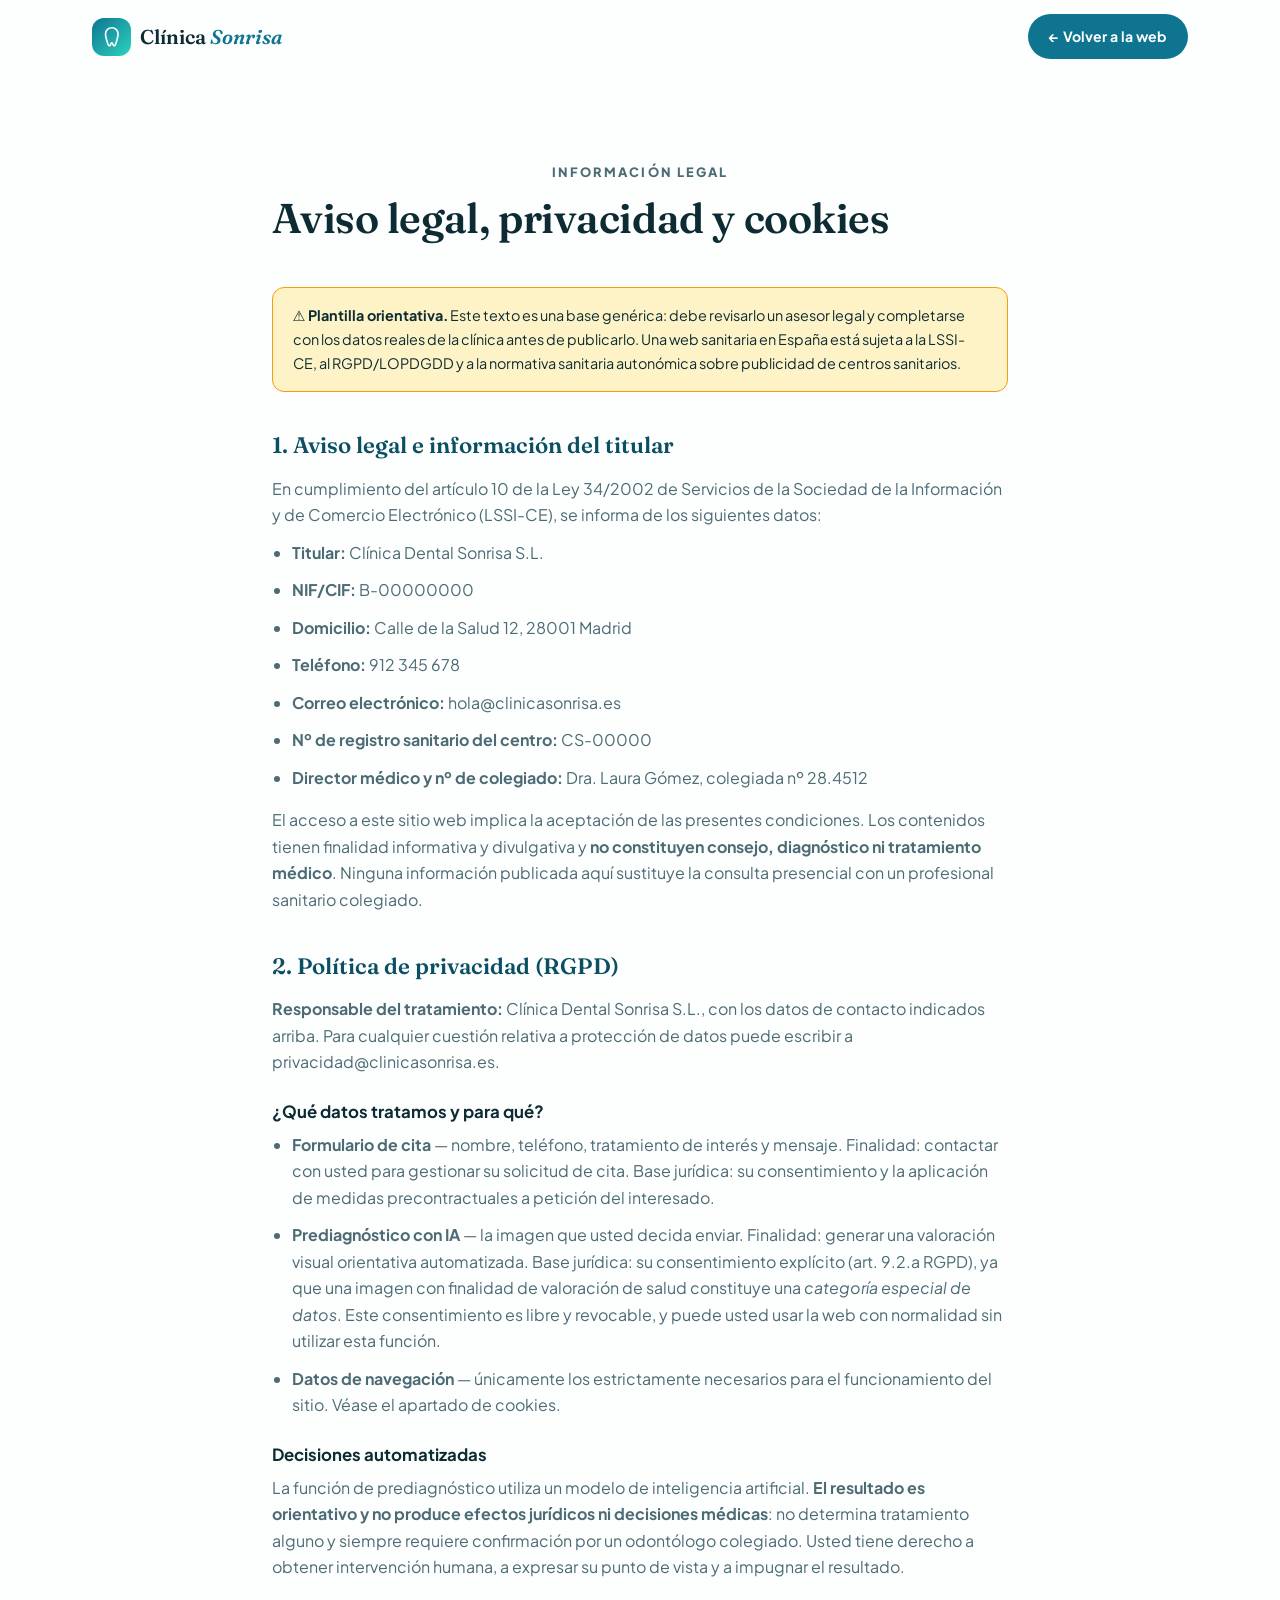
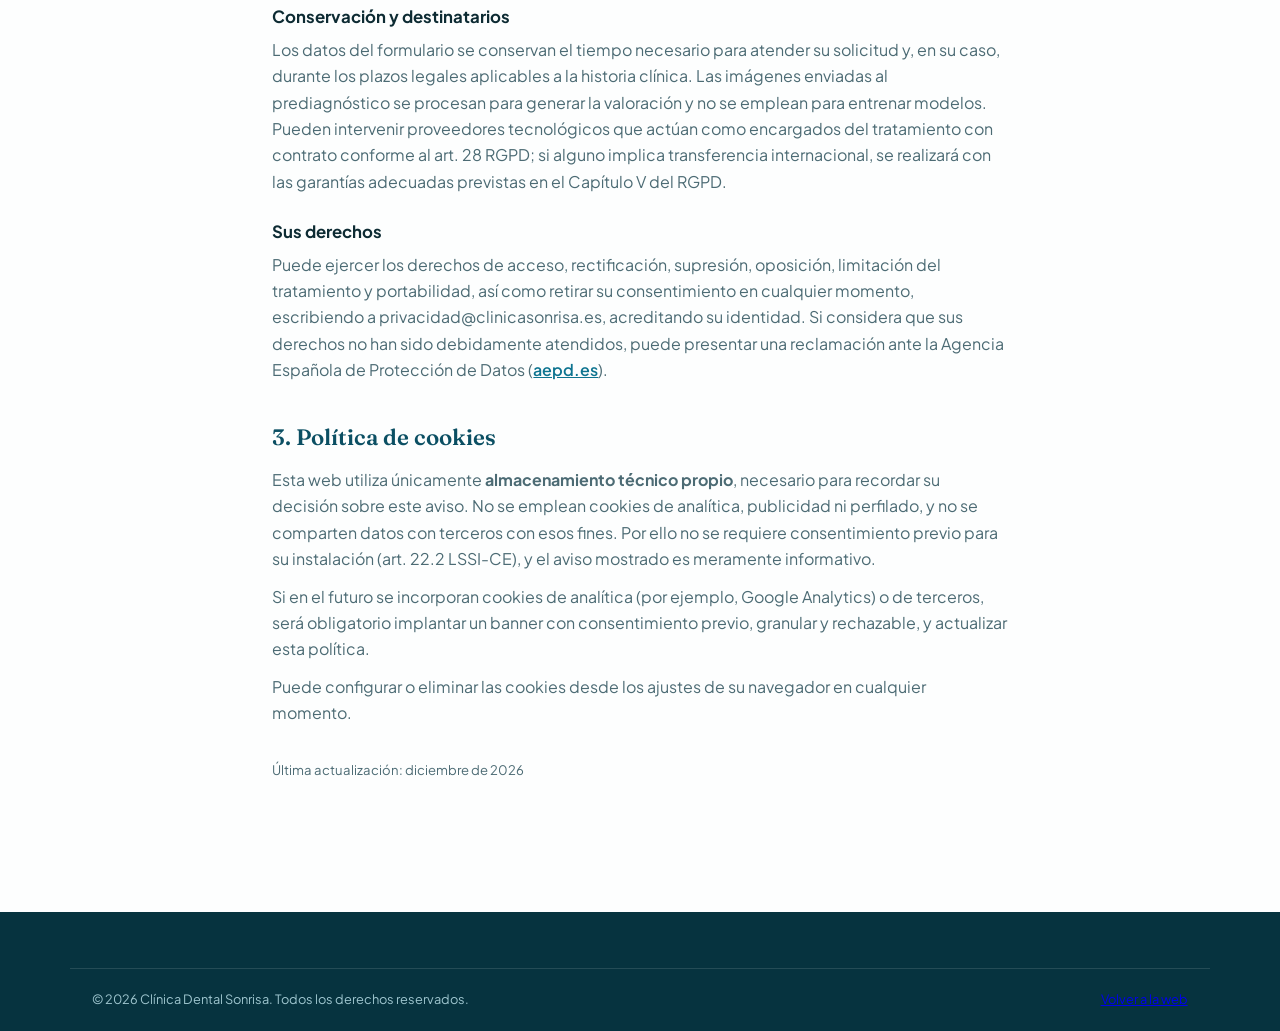
<file: legal.html>
<!DOCTYPE html>
<html lang="es">
<head>
  <meta charset="UTF-8">
  <meta name="viewport" content="width=device-width, initial-scale=1.0">
  <meta name="robots" content="noindex">
  <title>Aviso legal, privacidad y cookies | Clínica Dental Sonrisa</title>
  <link rel="preconnect" href="https://fonts.googleapis.com">
  <link rel="preconnect" href="https://fonts.gstatic.com" crossorigin>
  <link href="https://fonts.googleapis.com/css2?family=Fraunces:opsz,wght@9..144,600&family=Plus+Jakarta+Sans:wght@400;600;700&display=swap" rel="stylesheet">
  <link rel="stylesheet" href="styles.css">
</head>
<body>

  <header class="header">
    <nav class="container nav">
      <a href="index.html" class="nav__logo">
        <span class="nav__logo-mark">
          <svg viewBox="0 0 24 24" fill="none" aria-hidden="true"><path d="M12 2C8.5 2 5 4.5 5 9c0 3 1 5.5 1.8 8.2.5 1.8 1 4.8 2.5 4.8 1.7 0 1.3-3.4 2.7-3.4s1 3.4 2.7 3.4c1.5 0 2-3 2.5-4.8C18 14.5 19 12 19 9c0-4.5-3.5-7-7-7Z" stroke="currentColor" stroke-width="1.8" stroke-linejoin="round"/></svg>
        </span>
        <span class="nav__logo-text">Clínica <em data-campo="nombre-corto">Sonrisa</em></span>
      </a>
      <a href="index.html" class="btn btn--primary btn--small">← Volver a la web</a>
    </nav>
  </header>

  <main class="section">
    <div class="container container--narrow legal">
      <p class="kicker">Información legal</p>
      <h1 class="section__title">Aviso legal, privacidad y cookies</h1>

      <div class="legal__aviso">
        <strong>⚠️ Plantilla orientativa.</strong> Este texto es una base genérica: debe revisarlo un asesor legal y
        completarse con los datos reales de la clínica antes de publicarlo. Una web sanitaria en España está sujeta a la
        LSSI-CE, al RGPD/LOPDGDD y a la normativa sanitaria autonómica sobre publicidad de centros sanitarios.
      </div>

      <h2>1. Aviso legal e información del titular</h2>
      <p>En cumplimiento del artículo 10 de la Ley 34/2002 de Servicios de la Sociedad de la Información y de Comercio
        Electrónico (LSSI-CE), se informa de los siguientes datos:</p>
      <ul>
        <li><strong>Titular:</strong> <span data-campo="razon-social">Clínica Dental Sonrisa S.L.</span></li>
        <li><strong>NIF/CIF:</strong> <span data-campo="cif">B-00000000</span></li>
        <li><strong>Domicilio:</strong> <span data-campo="calle">Calle de la Salud 12</span>, <span data-campo="ciudad-cp">28001 Madrid</span></li>
        <li><strong>Teléfono:</strong> <span data-campo="telefono">912 345 678</span></li>
        <li><strong>Correo electrónico:</strong> <span data-campo="email">hola@clinicasonrisa.es</span></li>
        <li><strong>Nº de registro sanitario del centro:</strong> <span data-campo="registro-sanitario">CS-00000</span></li>
        <li><strong>Director médico y nº de colegiado:</strong> Dra. Laura Gómez, colegiada nº <span data-campo="colegiado">28.4512</span></li>
      </ul>
      <p>El acceso a este sitio web implica la aceptación de las presentes condiciones. Los contenidos tienen finalidad
        informativa y divulgativa y <strong>no constituyen consejo, diagnóstico ni tratamiento médico</strong>. Ninguna
        información publicada aquí sustituye la consulta presencial con un profesional sanitario colegiado.</p>

      <h2>2. Política de privacidad (RGPD)</h2>
      <p><strong>Responsable del tratamiento:</strong> <span data-campo="razon-social">Clínica Dental Sonrisa S.L.</span>,
        con los datos de contacto indicados arriba. Para cualquier cuestión relativa a protección de datos puede escribir a
        <span data-campo="email-privacidad">privacidad@clinicasonrisa.es</span>.</p>

      <h3>¿Qué datos tratamos y para qué?</h3>
      <ul>
        <li><strong>Formulario de cita</strong> — nombre, teléfono, tratamiento de interés y mensaje. Finalidad: contactar
          con usted para gestionar su solicitud de cita. Base jurídica: su consentimiento y la aplicación de medidas
          precontractuales a petición del interesado.</li>
        <li><strong>Prediagnóstico con IA</strong> — la imagen que usted decida enviar. Finalidad: generar una valoración
          visual orientativa automatizada. Base jurídica: su consentimiento explícito (art. 9.2.a RGPD), ya que una
          imagen con finalidad de valoración de salud constituye una <em>categoría especial de datos</em>. Este
          consentimiento es libre y revocable, y puede usted usar la web con normalidad sin utilizar esta función.</li>
        <li><strong>Datos de navegación</strong> — únicamente los estrictamente necesarios para el funcionamiento del
          sitio. Véase el apartado de cookies.</li>
      </ul>

      <h3>Decisiones automatizadas</h3>
      <p>La función de prediagnóstico utiliza un modelo de inteligencia artificial. <strong>El resultado es orientativo
        y no produce efectos jurídicos ni decisiones médicas</strong>: no determina tratamiento alguno y siempre requiere
        confirmación por un odontólogo colegiado. Usted tiene derecho a obtener intervención humana, a expresar su punto
        de vista y a impugnar el resultado.</p>

      <h3>Conservación y destinatarios</h3>
      <p>Los datos del formulario se conservan el tiempo necesario para atender su solicitud y, en su caso, durante los
        plazos legales aplicables a la historia clínica. Las imágenes enviadas al prediagnóstico se procesan para generar
        la valoración y no se emplean para entrenar modelos. Pueden intervenir proveedores tecnológicos que actúan como
        encargados del tratamiento con contrato conforme al art. 28 RGPD; si alguno implica transferencia internacional,
        se realizará con las garantías adecuadas previstas en el Capítulo V del RGPD.</p>

      <h3>Sus derechos</h3>
      <p>Puede ejercer los derechos de acceso, rectificación, supresión, oposición, limitación del tratamiento y
        portabilidad, así como retirar su consentimiento en cualquier momento, escribiendo a
        <span data-campo="email-privacidad">privacidad@clinicasonrisa.es</span>, acreditando su identidad. Si considera
        que sus derechos no han sido debidamente atendidos, puede presentar una reclamación ante la Agencia Española de
        Protección de Datos (<a href="https://www.aepd.es" target="_blank" rel="noopener">aepd.es</a>).</p>

      <h2>3. Política de cookies</h2>
      <p>Esta web utiliza únicamente <strong>almacenamiento técnico propio</strong>, necesario para recordar su decisión
        sobre este aviso. No se emplean cookies de analítica, publicidad ni perfilado, y no se comparten datos con
        terceros con esos fines. Por ello no se requiere consentimiento previo para su instalación (art. 22.2 LSSI-CE),
        y el aviso mostrado es meramente informativo.</p>
      <p>Si en el futuro se incorporan cookies de analítica (por ejemplo, Google Analytics) o de terceros, será
        obligatorio implantar un banner con consentimiento previo, granular y rechazable, y actualizar esta política.</p>
      <p>Puede configurar o eliminar las cookies desde los ajustes de su navegador en cualquier momento.</p>

      <p class="legal__fecha">Última actualización: <span id="legalFecha"></span></p>
    </div>
  </main>

  <footer class="footer">
    <div class="container footer__bottom">
      <p>© <span id="year"></span> <span data-campo="nombre">Clínica Dental Sonrisa</span>. Todos los derechos reservados.</p>
      <p><a href="index.html">Volver a la web</a></p>
    </div>
  </footer>

  <script src="config.js"></script>
  <script>
    document.getElementById('year').textContent = new Date().getFullYear();
    document.getElementById('legalFecha').textContent =
      new Date().toLocaleDateString('es-ES', { year: 'numeric', month: 'long' });
  </script>
</body>
</html>
</file>
<file: styles.css>
/* ===== Sistema de diseño ===== */
:root {
  --ink: #0d2b33;
  --ink-soft: #4c6b74;
  --primary: #0e7490;
  --primary-dark: #0b4f63;
  --deep: #06333f;
  --accent: #2dd4bf;
  --gold: #f0b429;
  --bg: #fdfefe;
  --bg-alt: #eef7f9;
  --line: #dbeaee;
  --radius: 18px;
  --shadow: 0 10px 30px rgba(11, 79, 99, 0.10);
  --shadow-lg: 0 24px 60px rgba(11, 79, 99, 0.16);
  --font-display: "Fraunces", Georgia, serif;
  --font-body: "Plus Jakarta Sans", "Segoe UI", system-ui, sans-serif;
}

* { margin: 0; padding: 0; box-sizing: border-box; }
html { scroll-behavior: smooth; }

body {
  font-family: var(--font-body);
  color: var(--ink);
  background: var(--bg);
  line-height: 1.65;
  -webkit-font-smoothing: antialiased;
}

.container { max-width: 1140px; margin: 0 auto; padding: 0 1.4rem; }
.container--narrow { max-width: 780px; }
img { max-width: 100%; }

/* Tipografía de secciones */
.kicker {
  font-size: 0.8rem;
  font-weight: 800;
  letter-spacing: 0.16em;
  text-transform: uppercase;
  color: var(--primary);
  margin-bottom: 0.75rem;
  text-align: center;
}
.kicker--light { color: var(--accent); text-align: left; }

.section__title {
  font-family: var(--font-display);
  font-size: clamp(1.8rem, 3.6vw, 2.6rem);
  font-weight: 600;
  line-height: 1.18;
  text-align: center;
  margin-bottom: 2.75rem;
  letter-spacing: -0.01em;
}
.section__title--left { text-align: left; }
.section__title em { font-style: italic; color: var(--primary); }

/* Animación de entrada */
.reveal { opacity: 0; transform: translateY(22px); transition: opacity 0.7s ease, transform 0.7s ease; }
.reveal.in { opacity: 1; transform: none; }
@media (prefers-reduced-motion: reduce) {
  .reveal { opacity: 1; transform: none; transition: none; }
}

/* ===== Botones ===== */
.btn {
  display: inline-block;
  padding: 0.85rem 1.7rem;
  border-radius: 999px;
  text-decoration: none;
  font-weight: 700;
  font-size: 0.98rem;
  border: 2px solid transparent;
  cursor: pointer;
  transition: transform 0.16s ease, box-shadow 0.16s ease, background 0.16s ease, color 0.16s ease;
}
.btn--primary { background: var(--primary); color: #fff; }
.btn--primary:hover { background: var(--primary-dark); transform: translateY(-2px); box-shadow: var(--shadow); }
.btn--light { background: #fff; color: var(--primary-dark); }
.btn--light:hover { transform: translateY(-2px); box-shadow: 0 12px 30px rgba(0, 0, 0, 0.25); }
.btn--ghost { border-color: rgba(255, 255, 255, 0.45); color: #fff; }
.btn--ghost:hover { background: rgba(255, 255, 255, 0.12); }
.btn--small { padding: 0.55rem 1.2rem; font-size: 0.88rem; }
.btn--full { width: 100%; text-align: center; }

/* ===== Cabecera ===== */
.header {
  position: sticky;
  top: 0;
  z-index: 60;
  background: rgba(253, 254, 254, 0.85);
  backdrop-filter: blur(12px);
  transition: box-shadow 0.2s ease;
}
.header.scrolled { box-shadow: 0 2px 20px rgba(11, 79, 99, 0.10); }

.nav { display: flex; align-items: center; justify-content: space-between; padding: 0.9rem 1.4rem; }
.nav__logo { display: flex; align-items: center; gap: 0.6rem; text-decoration: none; color: var(--ink); }
.nav__logo-mark {
  display: grid;
  place-items: center;
  width: 2.4rem;
  height: 2.4rem;
  border-radius: 12px;
  background: linear-gradient(135deg, var(--primary), var(--accent));
  color: #fff;
}
.nav__logo-mark svg { width: 1.35rem; height: 1.35rem; }
.nav__logo-text { font-family: var(--font-display); font-size: 1.25rem; font-weight: 600; }
.nav__logo-text em { color: var(--primary); }

.nav__toggle { display: none; flex-direction: column; gap: 5px; background: none; border: none; cursor: pointer; padding: 6px; }
.nav__toggle span { width: 24px; height: 2.5px; background: var(--ink); border-radius: 2px; }

.nav__menu { display: flex; align-items: center; gap: 1.7rem; list-style: none; }
.nav__menu a:not(.btn) {
  text-decoration: none;
  color: var(--ink);
  font-weight: 600;
  font-size: 0.95rem;
}
.nav__menu a:not(.btn):hover { color: var(--primary); }

/* ===== Hero ===== */
.hero {
  position: relative;
  overflow: hidden;
  background:
    radial-gradient(60rem 30rem at 85% -10%, rgba(45, 212, 191, 0.20), transparent 60%),
    linear-gradient(150deg, var(--deep) 0%, var(--primary-dark) 55%, var(--primary) 120%);
  color: #fff;
  padding: 5.5rem 0 6.5rem;
}
.hero__glow { position: absolute; border-radius: 50%; filter: blur(80px); opacity: 0.35; pointer-events: none; }
.hero__glow--1 { width: 30rem; height: 30rem; background: var(--accent); top: -12rem; right: -8rem; }
.hero__glow--2 { width: 22rem; height: 22rem; background: #38bdf8; bottom: -10rem; left: -6rem; }

.hero__inner { position: relative; display: grid; grid-template-columns: 1.25fr 1fr; gap: 4rem; align-items: center; }
.hero h1 {
  font-family: var(--font-display);
  font-size: clamp(2.3rem, 5vw, 3.6rem);
  font-weight: 600;
  line-height: 1.12;
  letter-spacing: -0.015em;
}
.hero h1 em { font-style: italic; color: var(--accent); }
.hero__lead { margin: 1.4rem 0 2rem; font-size: 1.12rem; color: #c8e6ec; max-width: 32rem; }
.hero__actions { display: flex; gap: 1rem; flex-wrap: wrap; }

.hero__trust { display: flex; align-items: center; gap: 1rem; margin-top: 2.3rem; font-size: 0.92rem; color: #c8e6ec; }
.hero__trust strong { color: #fff; }
.hero__avatars { display: flex; }
.hero__avatars span {
  display: grid;
  place-items: center;
  width: 2.4rem;
  height: 2.4rem;
  border-radius: 50%;
  background: linear-gradient(135deg, #164e5f, #0e7490);
  border: 2px solid rgba(255, 255, 255, 0.7);
  font-size: 0.72rem;
  font-weight: 700;
  margin-left: -0.55rem;
}
.hero__avatars span:first-child { margin-left: 0; }
.stars { color: var(--gold); letter-spacing: 0.1em; }

.hero__panel { position: relative; }
.hero__card {
  background: rgba(255, 255, 255, 0.96);
  color: var(--ink);
  border-radius: var(--radius);
  padding: 1.9rem;
  box-shadow: var(--shadow-lg);
}
.hero__card-title { font-family: var(--font-display); font-size: 1.35rem; font-weight: 600; }
.hero__card-sub { color: var(--ink-soft); font-size: 0.9rem; margin-bottom: 1rem; }
.hero__card-list { list-style: none; margin-bottom: 1.2rem; }
.hero__card-list li { padding-left: 1.6rem; position: relative; font-size: 0.95rem; margin-bottom: 0.45rem; }
.hero__card-list li::before { content: "✓"; position: absolute; left: 0; color: var(--accent); font-weight: 800; }
.hero__card-price { margin-bottom: 1.1rem; font-size: 1.05rem; }
.hero__card-price s { color: var(--ink-soft); }
.hero__card-price strong { font-size: 1.5rem; color: var(--primary); margin: 0 0.3rem; }
.hero__card-price span { font-size: 0.85rem; color: var(--ink-soft); }

.hero__chip {
  position: absolute;
  background: rgba(255, 255, 255, 0.92);
  color: var(--ink);
  border-radius: 999px;
  padding: 0.55rem 1.1rem;
  font-size: 0.82rem;
  font-weight: 600;
  box-shadow: var(--shadow);
  animation: float 5s ease-in-out infinite;
}
.hero__chip strong { color: var(--primary); margin-right: 0.3rem; }
.hero__chip--1 { top: -1.4rem; left: -1.8rem; }
.hero__chip--2 { bottom: -1.2rem; right: -1rem; animation-delay: 2.5s; }
@keyframes float { 0%, 100% { transform: translateY(0); } 50% { transform: translateY(-9px); } }

/* ===== Franja de confianza ===== */
.trustbar { background: var(--deep); color: #9fc6cf; padding: 0.9rem 0; }
.trustbar__inner {
  display: flex;
  gap: 2.5rem;
  justify-content: center;
  flex-wrap: wrap;
  font-size: 0.82rem;
  font-weight: 600;
  letter-spacing: 0.04em;
}

/* ===== Secciones ===== */
.section { padding: 5.5rem 0; }
.section--alt { background: var(--bg-alt); }

/* ===== Tarjetas ===== */
.grid { display: grid; gap: 1.6rem; }
.grid--3 { grid-template-columns: repeat(3, 1fr); }

.card {
  background: #fff;
  border: 1px solid var(--line);
  border-radius: var(--radius);
  padding: 1.9rem;
  box-shadow: 0 4px 16px rgba(11, 79, 99, 0.05);
  transition: transform 0.18s ease, box-shadow 0.18s ease;
}
.card:hover { transform: translateY(-5px); box-shadow: var(--shadow); }
.card h3 { font-family: var(--font-display); font-weight: 600; font-size: 1.22rem; margin-bottom: 0.5rem; }
.card p { color: var(--ink-soft); font-size: 0.95rem; }

.card__icon {
  display: grid;
  place-items: center;
  width: 3.1rem;
  height: 3.1rem;
  border-radius: 14px;
  background: linear-gradient(135deg, rgba(14, 116, 144, 0.12), rgba(45, 212, 191, 0.18));
  color: var(--primary);
  margin-bottom: 1.1rem;
}
.card__icon svg { width: 1.6rem; height: 1.6rem; }

.card__link {
  display: inline-block;
  margin-top: 1rem;
  color: var(--primary);
  font-weight: 700;
  font-size: 0.92rem;
  text-decoration: none;
}
.card__link:hover span { transform: translateX(3px); }
.card__link span { display: inline-block; transition: transform 0.15s ease; }

.card--team { text-align: center; }
.card__ring {
  width: 5.2rem;
  height: 5.2rem;
  margin: 0 auto 1rem;
  border-radius: 50%;
  padding: 4px;
  background: linear-gradient(135deg, var(--primary), var(--accent));
}
.card__ring span {
  display: grid;
  place-items: center;
  width: 100%;
  height: 100%;
  border-radius: 50%;
  background: var(--bg-alt);
  color: var(--primary-dark);
  font-weight: 800;
  font-size: 1.3rem;
  font-family: var(--font-display);
}
.card__role { color: var(--primary) !important; font-weight: 700; font-size: 0.88rem !important; margin-bottom: 0.5rem; }

.card--quote p:not(.stars) { color: var(--ink); font-size: 0.98rem; }
.card--quote .stars { margin-bottom: 0.7rem; font-size: 0.9rem; }
.card--quote footer {
  margin-top: 1.1rem;
  font-weight: 700;
  font-size: 0.9rem;
  color: var(--ink);
  display: flex;
  align-items: center;
  gap: 0.6rem;
}
.card__mini-ring {
  display: grid;
  place-items: center;
  width: 2.1rem;
  height: 2.1rem;
  border-radius: 50%;
  background: linear-gradient(135deg, var(--primary), var(--accent));
  color: #fff;
  font-size: 0.7rem;
  font-weight: 800;
}

.card--contact { text-align: center; }
.card--contact a { color: var(--primary); text-decoration: none; font-weight: 600; }
.card--contact a:hover { text-decoration: underline; }
.card__extra { font-size: 0.85rem !important; margin-top: 0.6rem; }

/* ===== Split tecnología ===== */
.split { display: grid; grid-template-columns: 1.1fr 1fr; gap: 4rem; align-items: center; }
.split__text .kicker { text-align: left; }
.split__lead { color: var(--ink-soft); margin-bottom: 1.5rem; max-width: 30rem; }
.checklist { list-style: none; margin-bottom: 2rem; display: grid; gap: 0.8rem; }
.checklist li { padding-left: 2rem; position: relative; font-size: 0.98rem; color: var(--ink-soft); }
.checklist li strong { color: var(--ink); }
.checklist li::before {
  content: "✓";
  position: absolute;
  left: 0;
  top: 0.05rem;
  width: 1.35rem;
  height: 1.35rem;
  border-radius: 50%;
  background: rgba(45, 212, 191, 0.18);
  color: var(--primary);
  font-weight: 800;
  font-size: 0.8rem;
  display: grid;
  place-items: center;
}

.split__visual { position: relative; min-height: 22rem; }
.visual__card {
  background: #fff;
  border-radius: var(--radius);
  box-shadow: var(--shadow-lg);
  padding: 1.4rem;
}
.visual__card--main { position: relative; z-index: 1; }
.visual__card--main p { font-size: 0.85rem; color: var(--ink-soft); margin: 0.9rem 0 0.6rem; font-weight: 600; }
.visual__scan {
  height: 12rem;
  border-radius: 12px;
  background:
    repeating-linear-gradient(0deg, transparent 0 14px, rgba(45, 212, 191, 0.14) 14px 15px),
    repeating-linear-gradient(90deg, transparent 0 14px, rgba(45, 212, 191, 0.14) 14px 15px),
    radial-gradient(9rem 5.5rem at 50% 68%, rgba(255, 255, 255, 0.55), transparent 70%),
    linear-gradient(160deg, #06333f, #0b4f63);
  position: relative;
  overflow: hidden;
}
.visual__scan::after {
  content: "";
  position: absolute;
  inset: 0;
  background: linear-gradient(180deg, transparent 0%, rgba(45, 212, 191, 0.35) 50%, transparent 100%);
  height: 40%;
  animation: scan 3.2s linear infinite;
}
@keyframes scan { 0% { top: -40%; } 100% { top: 110%; } }
/* Visor 3D de la arcada */
.visual__scan { perspective: 700px; touch-action: none; cursor: grab; user-select: none; }
.visual__scan:active { cursor: grabbing; }
.scan3d__arch {
  position: absolute;
  left: 50%;
  top: 54%;
  width: 0;
  height: 0;
  transform-style: preserve-3d;
}
.diente {
  position: absolute;
  left: 0;
  top: 0;
  background: linear-gradient(180deg, #ffffff, #d7eef2 70%, #b9dde4);
  border-radius: 45% 45% 50% 50% / 35% 35% 62% 62%;
  box-shadow: 0 2px 6px rgba(0, 0, 0, 0.35), inset 0 -3px 5px rgba(11, 79, 99, 0.18);
  transition: background 0.3s ease, box-shadow 0.3s ease;
}
.diente.scanned {
  background: linear-gradient(180deg, #a7f6ea, #2dd4bf);
  box-shadow: 0 0 14px rgba(45, 212, 191, 0.85);
}
.scan3d__hud {
  position: absolute;
  bottom: 7px;
  left: 0;
  right: 0;
  text-align: center;
  color: #9ff0e4;
  font-size: 0.72rem;
  font-weight: 600;
  letter-spacing: 0.06em;
  pointer-events: none;
}
.scan3d__hud span { font-variant-numeric: tabular-nums; }

.visual__bar { height: 7px; border-radius: 99px; background: var(--bg-alt); overflow: hidden; }
.visual__bar span { display: block; height: 100%; border-radius: 99px; background: linear-gradient(90deg, var(--primary), var(--accent)); }

.visual__card--float1, .visual__card--float2 {
  position: absolute;
  z-index: 2;
  text-align: center;
  font-size: 0.78rem;
  color: var(--ink-soft);
  padding: 0.85rem 1.2rem;
  animation: float 5s ease-in-out infinite;
}
.visual__card--float1 strong, .visual__card--float2 strong { display: block; font-size: 1.25rem; color: var(--primary); font-family: var(--font-display); }
.visual__card--float1 { top: -1.5rem; right: -0.5rem; }
.visual__card--float2 { bottom: -1.5rem; left: -0.5rem; animation-delay: 2s; }

/* ===== Prediagnóstico IA ===== */
.diag__card {
  background: #fff;
  border: 1px solid var(--line);
  border-radius: var(--radius);
  padding: 1.6rem;
  box-shadow: var(--shadow-lg);
  display: grid;
  gap: 1rem;
}
.diag__drop {
  display: grid;
  place-items: center;
  min-height: 13rem;
  border: 2px dashed var(--primary);
  border-radius: 14px;
  background: var(--bg-alt);
  cursor: pointer;
  overflow: hidden;
  transition: background 0.15s ease;
}
.diag__drop:hover { background: #e2f3f6; }
.diag__drop img { max-height: 16rem; width: 100%; object-fit: contain; }
.diag__drop-inner { display: grid; justify-items: center; gap: 0.2rem; text-align: center; color: var(--ink-soft); padding: 1rem; }
.diag__drop-inner strong { color: var(--primary-dark); }
.diag__drop-icon { font-size: 2.2rem; }

.diag__pills { display: flex; gap: 0.6rem; }
.diag__pills label { flex: 1; cursor: pointer; }
.diag__pills input { display: none; }
.diag__pills span {
  display: block;
  text-align: center;
  padding: 0.6rem 0.5rem;
  border: 1.5px solid var(--line);
  border-radius: 12px;
  font-size: 0.85rem;
  font-weight: 700;
  color: var(--ink-soft);
  transition: all 0.15s ease;
}
.diag__pills input:checked + span {
  border-color: var(--primary);
  background: rgba(14, 116, 144, 0.08);
  color: var(--primary-dark);
}

.diag__consent { display: flex; gap: 0.6rem; align-items: flex-start; font-size: 0.8rem; color: var(--ink-soft); cursor: pointer; }
.diag__consent input { margin-top: 0.2rem; accent-color: var(--primary); }

.diag__status { text-align: center; font-size: 0.88rem; font-weight: 600; color: var(--primary-dark); }
.diag__status:not([hidden])::before {
  content: "";
  display: inline-block;
  width: 0.85rem;
  height: 0.85rem;
  margin-right: 0.5rem;
  vertical-align: -0.12rem;
  border: 2.5px solid var(--line);
  border-top-color: var(--primary);
  border-radius: 50%;
  animation: girar-spinner 0.8s linear infinite;
}
@keyframes girar-spinner { to { transform: rotate(360deg); } }

.diag__result {
  background: var(--bg-alt);
  border: 1px solid var(--line);
  border-radius: 12px;
  padding: 1.2rem 1.3rem;
  font-size: 0.92rem;
}
.diag__result h4 { color: var(--primary-dark); margin: 0.6rem 0 0.3rem; }
.diag__result p { margin: 0.45rem 0; color: var(--ink); }
.diag__result li { margin: 0.3rem 0 0.3rem 1.2rem; color: var(--ink); }
.diag__result strong { color: var(--primary-dark); }
.diag__demo {
  background: #fef3c7;
  border: 1px solid #f59e0b;
  border-radius: 10px;
  padding: 0.7rem 0.9rem !important;
  font-size: 0.84rem;
}
.diag__legal { font-size: 0.8rem; color: var(--ink-soft) !important; margin-top: 0.8rem !important; }
.diag__legal a { color: var(--primary); font-weight: 700; }

/* ===== Cifras ===== */
.stats { background: linear-gradient(120deg, var(--deep), var(--primary-dark)); color: #fff; padding: 3.4rem 0; }
.stats__inner { display: grid; grid-template-columns: repeat(4, 1fr); gap: 2rem; text-align: center; }
.stat strong { display: block; font-family: var(--font-display); font-size: clamp(1.9rem, 3.5vw, 2.7rem); font-weight: 600; color: var(--accent); }
.stat span { color: #c8e6ec; font-size: 0.92rem; }

/* ===== FAQ ===== */
.faq { display: grid; gap: 0.9rem; }
.faq details {
  background: #fff;
  border: 1px solid var(--line);
  border-radius: 14px;
  padding: 1.1rem 1.4rem;
  transition: box-shadow 0.15s ease;
}
.faq details[open] { box-shadow: var(--shadow); }
.faq summary {
  cursor: pointer;
  font-weight: 700;
  font-size: 1rem;
  list-style: none;
  position: relative;
  padding-right: 2rem;
}
.faq summary::-webkit-details-marker { display: none; }
.faq summary::after {
  content: "+";
  position: absolute;
  right: 0;
  top: 50%;
  transform: translateY(-50%);
  font-size: 1.4rem;
  color: var(--primary);
  transition: transform 0.2s ease;
}
.faq details[open] summary::after { transform: translateY(-50%) rotate(45deg); }
.faq details p { margin-top: 0.7rem; color: var(--ink-soft); font-size: 0.95rem; }
.faq a { color: var(--primary); font-weight: 600; }

/* ===== Cita ===== */
.section--cta {
  background:
    radial-gradient(50rem 26rem at 15% 0%, rgba(45, 212, 191, 0.18), transparent 55%),
    linear-gradient(140deg, var(--deep), var(--primary-dark) 70%, var(--primary));
  color: #fff;
}
.cita__inner { display: grid; grid-template-columns: 1fr 1fr; gap: 4rem; align-items: center; }
.cita__text h2 { font-family: var(--font-display); font-size: clamp(1.9rem, 3.6vw, 2.7rem); font-weight: 600; line-height: 1.15; margin-bottom: 1.1rem; }
.cita__text p { color: #c8e6ec; max-width: 28rem; }
.cita__list { list-style: none; margin-top: 1.4rem; display: grid; gap: 0.6rem; font-weight: 600; }
.cita__list li { padding-left: 1.7rem; position: relative; }
.cita__list li::before { content: "✓"; position: absolute; left: 0; color: var(--accent); font-weight: 800; }

.form {
  background: #fff;
  border-radius: var(--radius);
  padding: 2.1rem;
  box-shadow: var(--shadow-lg);
  display: grid;
  gap: 1.05rem;
  color: var(--ink);
}
.form label { display: grid; gap: 0.4rem; font-weight: 700; font-size: 0.88rem; }
.form input, .form select, .form textarea {
  padding: 0.75rem 0.95rem;
  border: 1.5px solid var(--line);
  border-radius: 10px;
  font: inherit;
  font-weight: 400;
  background: #fbfdfe;
}
.form input:focus, .form select:focus, .form textarea:focus {
  outline: none;
  border-color: var(--primary);
  box-shadow: 0 0 0 3px rgba(14, 116, 144, 0.14);
}
.form input.error { border-color: #dc2626; }
.form__note { font-size: 0.76rem; color: var(--ink-soft); text-align: center; }
.form__ok { text-align: center; color: #15803d; font-weight: 700; }

/* ===== Pie ===== */
.footer { background: var(--deep); color: #9fc6cf; padding: 3.5rem 0 0; font-size: 0.92rem; }
.footer__grid { display: grid; grid-template-columns: 1.4fr 1fr 1fr; gap: 2.5rem; padding-bottom: 2.5rem; }
.footer__brand { font-family: var(--font-display); font-size: 1.25rem; color: #fff; margin-bottom: 0.6rem; }
.footer__head { color: #fff; font-weight: 700; margin-bottom: 0.7rem; }
.footer__grid a { display: block; color: #9fc6cf; text-decoration: none; margin-bottom: 0.45rem; }
.footer__grid a:hover { color: var(--accent); }
.footer__bottom {
  border-top: 1px solid rgba(255, 255, 255, 0.12);
  padding-top: 1.3rem;
  padding-bottom: 1.3rem;
  display: flex;
  justify-content: space-between;
  flex-wrap: wrap;
  gap: 0.5rem;
  font-size: 0.8rem;
}

/* ===== Mapa ===== */
.mapa { position: relative; margin-top: 2rem; border-radius: var(--radius); overflow: hidden; box-shadow: var(--shadow); }
.mapa iframe { display: block; width: 100%; height: 22rem; border: 0; filter: saturate(0.9); }
.mapa__btn { position: absolute; bottom: 1rem; left: 50%; transform: translateX(-50%); box-shadow: var(--shadow-lg); }

/* Foto opcional del equipo (si el archivo no existe, se ve la inicial) */
.card__ring { position: relative; }
.card__ring img {
  position: absolute;
  inset: 4px;
  width: calc(100% - 8px);
  height: calc(100% - 8px);
  border-radius: 50%;
  object-fit: cover;
}

/* ===== Iconos SVG (sustituyen a los emojis) ===== */
.sprite { display: none; }
.ico {
  width: 1.15em;
  height: 1.15em;
  flex: none;
  vertical-align: -0.2em;
  margin-right: 0.4em;
}
.ico--lg { width: 1.5em; height: 1.5em; }

/* ===== WhatsApp (encima del chat) ===== */
.wa {
  position: fixed;
  bottom: 5.6rem;
  right: 1.25rem;
  z-index: 91;
  display: grid;
  place-items: center;
  width: 3.6rem;
  height: 3.6rem;
  border-radius: 50%;
  background: #25d366;
  color: #fff;
  box-shadow: 0 6px 20px rgba(37, 211, 102, 0.45);
  transition: transform 0.15s ease;
}
.wa:hover { transform: scale(1.08); }
.wa svg { width: 2rem; height: 2rem; }

/* ===== Aviso de cookies ===== */
.cookies {
  position: fixed;
  bottom: 0;
  left: 0;
  right: 0;
  z-index: 95;
  background: var(--deep);
  color: #c8e6ec;
  padding: 0.9rem 1.4rem;
  display: flex;
  align-items: center;
  justify-content: center;
  gap: 1.2rem;
  flex-wrap: wrap;
  font-size: 0.85rem;
  box-shadow: 0 -4px 20px rgba(0, 0, 0, 0.2);
}
.cookies[hidden] { display: none; }
.cookies a { color: var(--accent); font-weight: 700; }
.cookies p { max-width: 52rem; }

/* ===== Página legal ===== */
.legal { padding-bottom: 2rem; }
.legal h1 { text-align: left; }
.legal h2 {
  font-family: var(--font-display);
  font-size: 1.4rem;
  font-weight: 600;
  color: var(--primary-dark);
  margin: 2.2rem 0 0.7rem;
}
.legal h3 { font-size: 1.05rem; margin: 1.4rem 0 0.4rem; color: var(--ink); }
.legal p, .legal li { color: var(--ink-soft); margin-bottom: 0.7rem; }
.legal ul { margin: 0 0 1rem 1.2rem; }
.legal a { color: var(--primary); font-weight: 600; }
.legal__aviso {
  background: #fef3c7;
  border: 1px solid #f59e0b;
  border-radius: 12px;
  padding: 1rem 1.2rem;
  margin-bottom: 1.5rem;
  font-size: 0.9rem;
  color: var(--ink);
}
.legal__fecha { font-size: 0.82rem; margin-top: 2rem; }

/* ===== Chatbot ===== */
.chat__toggle {
  position: fixed;
  bottom: 1.25rem;
  right: 1.25rem;
  z-index: 90;
  width: 3.6rem;
  height: 3.6rem;
  border-radius: 50%;
  border: none;
  background: linear-gradient(135deg, var(--primary), var(--accent));
  color: #fff;
  font-size: 1.5rem;
  cursor: pointer;
  box-shadow: 0 6px 20px rgba(14, 116, 144, 0.45);
  transition: transform 0.15s ease;
}
.chat__toggle:hover { transform: scale(1.08); }

.chat__toggle svg { width: 1.7rem; height: 1.7rem; }
.chat__close svg { width: 1.05rem; height: 1.05rem; display: block; }
.chat__inputrow button svg { width: 1.1rem; height: 1.1rem; }
.chat__header .ico { margin-right: 0.45rem; }
.chat__quick button { display: inline-flex; align-items: center; }
.chat__quick .ico { width: 1rem; height: 1rem; margin-right: 0.35rem; }
.diag__pills span { display: flex; align-items: center; justify-content: center; gap: 0.1rem; }
.diag__pills .ico { width: 1.05rem; height: 1.05rem; }
.diag__drop-icon { width: 2.4rem; height: 2.4rem; color: var(--primary); margin-bottom: 0.4rem; }
.diag__legal .ico { color: var(--primary); }
.mapa__btn { display: inline-flex; align-items: center; }
.footer__brand { display: flex; align-items: center; gap: 0.15rem; }

.chat__panel {
  position: fixed;
  bottom: 9.7rem;
  right: 1.25rem;
  z-index: 90;
  width: min(22rem, calc(100vw - 2rem));
  height: min(28rem, calc(100vh - 12rem));
  background: #fff;
  border-radius: var(--radius);
  box-shadow: 0 12px 40px rgba(0, 0, 0, 0.24);
  display: flex;
  flex-direction: column;
  overflow: hidden;
}
.chat__panel[hidden] { display: none; }

.chat__header {
  background: var(--deep);
  color: #fff;
  padding: 0.85rem 1rem;
  font-weight: 700;
  display: flex;
  justify-content: space-between;
  align-items: center;
}
.chat__close { background: none; border: none; color: #fff; font-size: 1rem; cursor: pointer; }

.chat__messages {
  flex: 1;
  overflow-y: auto;
  padding: 1rem;
  display: flex;
  flex-direction: column;
  gap: 0.6rem;
  background: var(--bg-alt);
}
.chat__msg { max-width: 85%; padding: 0.6rem 0.85rem; border-radius: 12px; font-size: 0.92rem; line-height: 1.45; }
.chat__msg--bot { background: #fff; border: 1px solid var(--line); align-self: flex-start; border-bottom-left-radius: 4px; }
.chat__msg--user { background: var(--primary); color: #fff; align-self: flex-end; border-bottom-right-radius: 4px; }
.chat__msg a { color: var(--primary); font-weight: 700; }
.chat__msg--user a { color: #fff; }

.chat__quick { display: flex; flex-wrap: wrap; gap: 0.4rem; padding: 0.6rem 0.75rem 0.25rem; background: #fff; border-top: 1px solid var(--line); }
.chat__quick button {
  border: 1.5px solid var(--primary);
  color: var(--primary);
  background: #fff;
  border-radius: 999px;
  padding: 0.3rem 0.7rem;
  font-size: 0.8rem;
  font-weight: 700;
  cursor: pointer;
  transition: background 0.15s ease, color 0.15s ease;
}
.chat__quick button:hover { background: var(--primary); color: #fff; }

.chat__inputrow { display: flex; gap: 0.5rem; padding: 0.6rem 0.75rem 0.75rem; background: #fff; }
.chat__inputrow input { flex: 1; padding: 0.6rem 0.85rem; border: 1.5px solid var(--line); border-radius: 999px; font: inherit; font-size: 0.92rem; }
.chat__inputrow input:focus { outline: none; border-color: var(--primary); }
.chat__inputrow button { border: none; background: var(--primary); color: #fff; width: 2.5rem; border-radius: 50%; font-size: 1rem; cursor: pointer; }
.chat__inputrow button:hover { background: var(--primary-dark); }

/* ===== Responsive ===== */
@media (max-width: 960px) {
  .hero__inner, .cita__inner, .split { grid-template-columns: 1fr; gap: 3rem; }
  .hero__panel { max-width: 26rem; }
  .grid--3 { grid-template-columns: repeat(2, 1fr); }
  .stats__inner { grid-template-columns: repeat(2, 1fr); }
  .footer__grid { grid-template-columns: 1fr 1fr; }
}

@media (max-width: 640px) {
  .grid--3 { grid-template-columns: 1fr; }
  .section { padding: 4rem 0; }
  .cookies { flex-direction: column; gap: 0.7rem; text-align: center; font-size: 0.8rem; }
  .mapa iframe { height: 16rem; }
  .hero { padding: 4rem 0 5rem; }
  .hero__chip--1 { left: 0; }
  .hero__chip--2 { right: 0; }
  .trustbar__inner { gap: 1rem; font-size: 0.72rem; }
  .footer__grid { grid-template-columns: 1fr; }
  .footer__bottom { justify-content: center; text-align: center; }

  .nav__toggle { display: flex; }
  .nav__menu {
    display: none;
    position: absolute;
    top: 100%;
    left: 0;
    right: 0;
    background: #fff;
    flex-direction: column;
    align-items: stretch;
    text-align: center;
    padding: 1.4rem;
    gap: 1.1rem;
    box-shadow: 0 14px 24px rgba(11, 79, 99, 0.14);
  }
  .nav__menu.open { display: flex; }
}

/* Precio orientativo en las tarjetas de tratamiento */
.card__precio {
  margin-top: 0.9rem;
  padding-top: 0.85rem;
  border-top: 1px dashed var(--line);
  font-size: 0.86rem !important;
  color: var(--ink-soft);
}
.card__precio strong { color: var(--primary-dark); font-weight: 800; }
.precios__nota {
  margin-top: 2rem;
  text-align: center;
  font-size: 0.84rem;
  color: var(--ink-soft);
  max-width: 44rem;
  margin-inline: auto;
}
</file>
